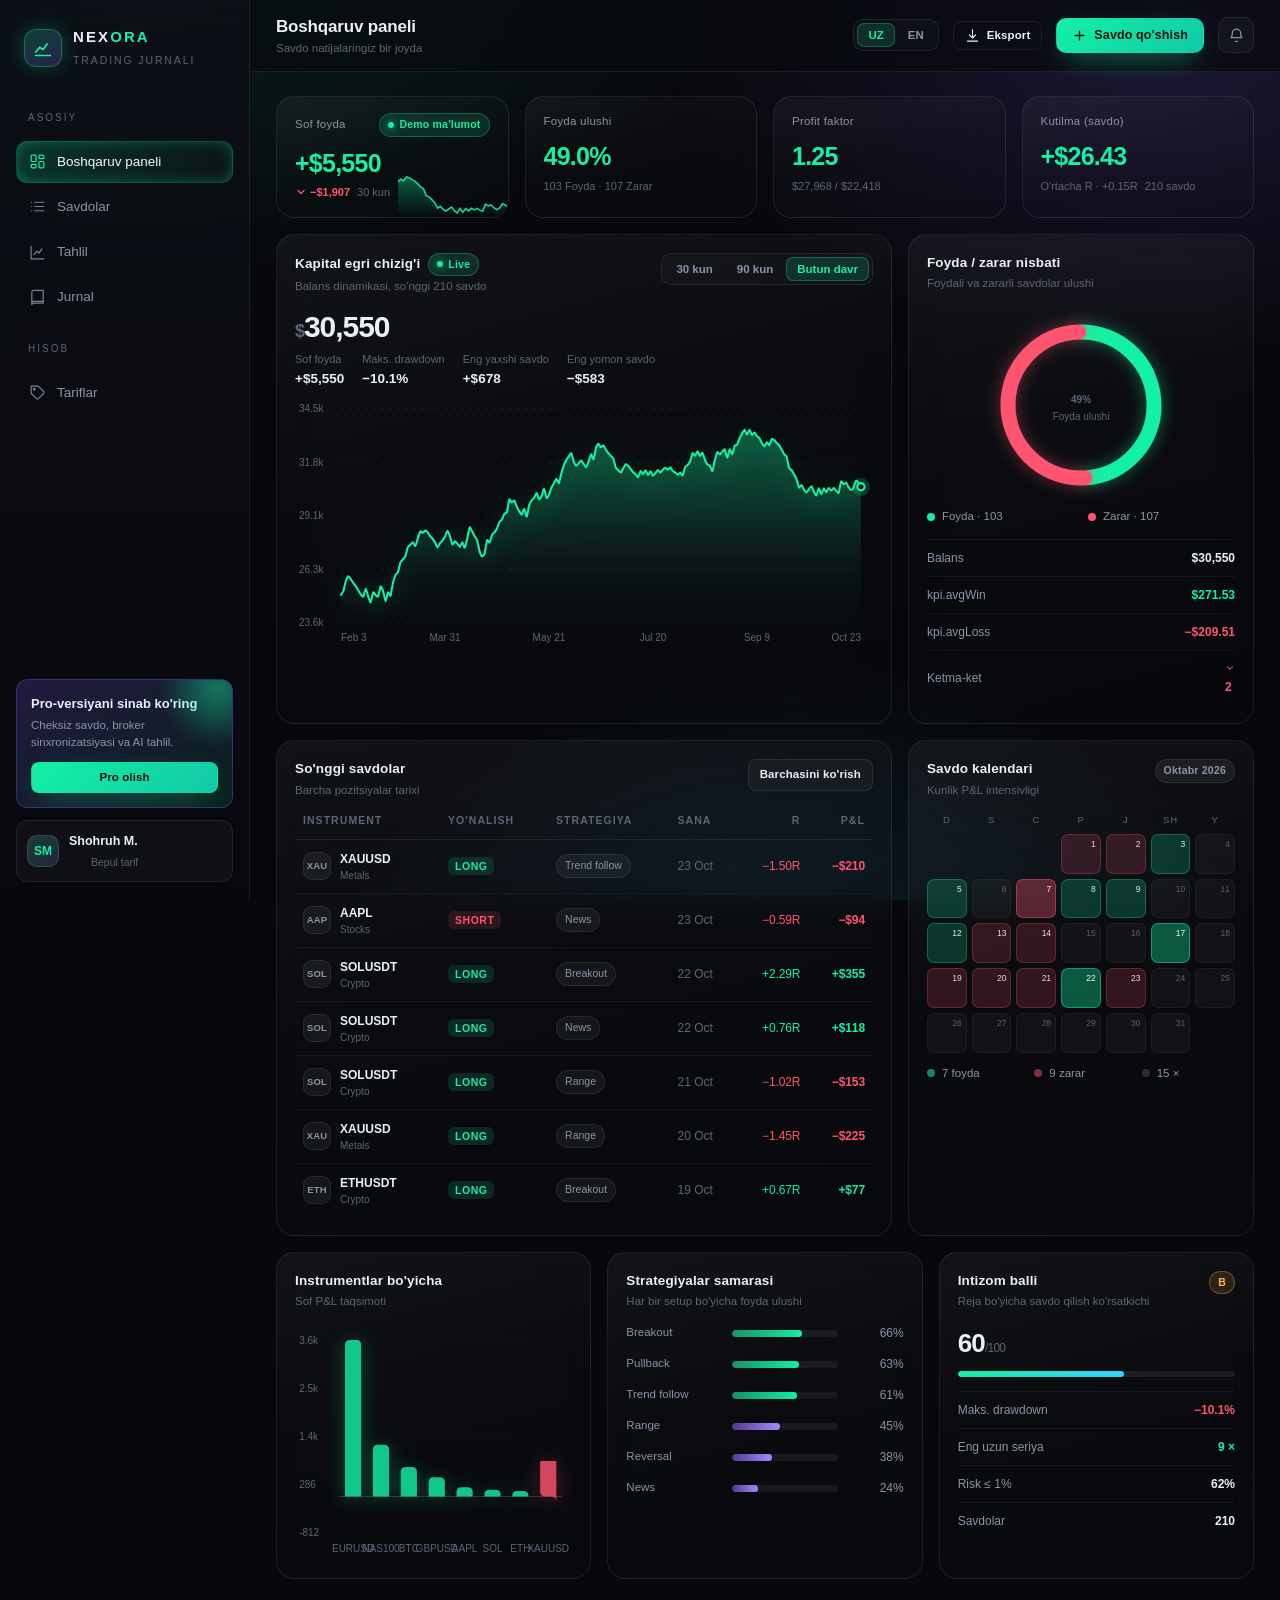
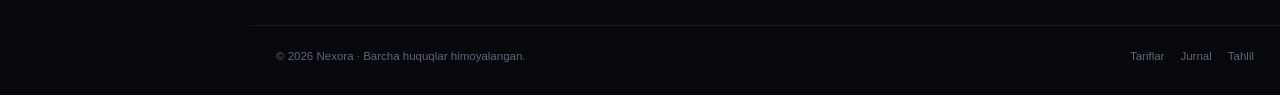
<file: index.html>
<!DOCTYPE html>
<html lang="uz">
<head>
  <meta charset="UTF-8">
  <meta name="viewport" content="width=device-width, initial-scale=1">
  <title>Nexora — Dashboard</title>
  <meta name="description" content="Nexora — professional trading journal va statistika paneli.">
  <link rel="preconnect" href="https://fonts.googleapis.com">
  <meta name="theme-color" content="#07080c">
  <link rel="icon" href="assets/favicon.svg" type="image/svg+xml">
  <link rel="stylesheet" href="assets/css/styles.css">
</head>
<body>
  <div class="app" data-page="dashboard">
    <aside class="sidebar" id="sidebar"></aside>

    <div class="main">
      <header class="topbar" id="topbar"></header>

      <div class="content">
        <section class="grid kpis" id="kpis"></section>

        <section class="two-col mt16">
          <div class="card reveal">
            <div class="card-head">
              <div>
                <div class="card-title-row">
                  <h3 data-i18n="dash.equity"></h3>
                  <span class="badge green"><i class="dot"></i>Live</span>
                </div>
                <p id="equitySub"></p>
              </div>
              <div class="seg" id="rangeSeg">
                <button data-days="30" data-i18n="common.days30"></button>
                <button data-days="90" data-i18n="common.days90"></button>
                <button data-days="0" class="on" data-i18n="common.allTime"></button>
              </div>
            </div>
            <div class="equity-head">
              <div>
                <div class="equity-balance num" id="balanceNow">$0</div>
                <div class="equity-meta mt8" id="equityMeta"></div>
              </div>
            </div>
            <div class="chart-host" id="equityChart" style="height:252px"></div>
          </div>

          <div class="card reveal">
            <div class="card-head">
              <div>
                <h3 data-i18n="dash.winLoss"></h3>
                <p data-i18n="dash.winLossSub"></p>
              </div>
            </div>
            <div class="chart-host" id="winLossChart" style="height:190px"></div>
            <div class="legend-grid" id="winLossLegend"></div>
            <div class="stat-rows" id="winLossStats"></div>
          </div>
        </section>

        <section class="two-col mt16">
          <div class="card reveal">
            <div class="card-head">
              <div>
                <h3 data-i18n="dash.recent"></h3>
                <p data-i18n="page.trades.sub"></p>
              </div>
              <a class="btn btn-sm" href="trades.html" data-i18n="dash.viewAll"></a>
            </div>
            <div class="table-wrap">
              <table class="dt compact">
                <thead>
                  <tr>
                    <th data-i18n="common.symbol"></th>
                    <th data-i18n="common.side"></th>
                    <th data-i18n="common.setup"></th>
                    <th data-i18n="common.date"></th>
                    <th class="right" data-i18n="common.r"></th>
                    <th class="right" data-i18n="common.pnl"></th>
                  </tr>
                </thead>
                <tbody id="recentRows"></tbody>
              </table>
            </div>
          </div>

          <div class="card reveal">
            <div class="card-head">
              <div>
                <h3 data-i18n="dash.calendar"></h3>
                <p id="calSub"></p>
              </div>
              <span class="badge" id="calMonth"></span>
            </div>
            <div class="cal" id="calendar"></div>
            <div class="legend-grid mt16" style="grid-template-columns:repeat(3,1fr)">
              <span><i style="background:rgba(20,240,164,.55)"></i><span id="calPos">0</span></span>
              <span><i style="background:rgba(255,84,112,.5)"></i><span id="calNeg">0</span></span>
              <span><i style="background:rgba(255,255,255,.14)"></i><span id="calFlat">0</span></span>
            </div>
          </div>
        </section>

        <section class="three-col mt16">
          <div class="card reveal">
            <div class="card-head">
              <div>
                <h3 data-i18n="dash.symbols"></h3>
                <p data-i18n="dash.symbolsSub"></p>
              </div>
            </div>
            <div class="chart-host" id="symbolChart" style="height:236px"></div>
          </div>

          <div class="card reveal">
            <div class="card-head">
              <div>
                <h3 data-i18n="dash.setups"></h3>
                <p data-i18n="dash.setupsSub"></p>
              </div>
            </div>
            <div class="breakdown" id="setupList"></div>
          </div>

          <div class="card reveal">
            <div class="card-head">
              <div>
                <h3 data-i18n="dash.discipline"></h3>
                <p data-i18n="dash.disciplineSub"></p>
              </div>
              <span class="badge green" id="discBadge">—</span>
            </div>
            <div class="gauge-wrap">
              <div style="flex:1">
                <div class="gauge-num num" id="discScore">0<small>/100</small></div>
                <div class="gauge-track"><div class="gauge-fill" id="discFill" style="width:0%"></div></div>
              </div>
            </div>
            <div class="stat-rows" id="discRows"></div>
          </div>
        </section>
      </div>

      <footer class="footer">
        <span>© <span class="year"></span> Nexora · <span data-i18n="footer.rights"></span></span>
        <span class="links">
          <a href="pricing.html" data-i18n="nav.pricing"></a>
          <a href="journal.html" data-i18n="nav.journal"></a>
          <a href="analytics.html" data-i18n="nav.analytics"></a>
        </span>
      </footer>
    </div>
  </div>

  <script src="assets/js/i18n.js"></script>
  <script src="assets/js/data.js"></script>
  <script src="assets/js/charts.js"></script>
  <script src="assets/js/shell.js"></script>
  <script src="assets/js/dashboard.js"></script>
</body>
</html>
</file>
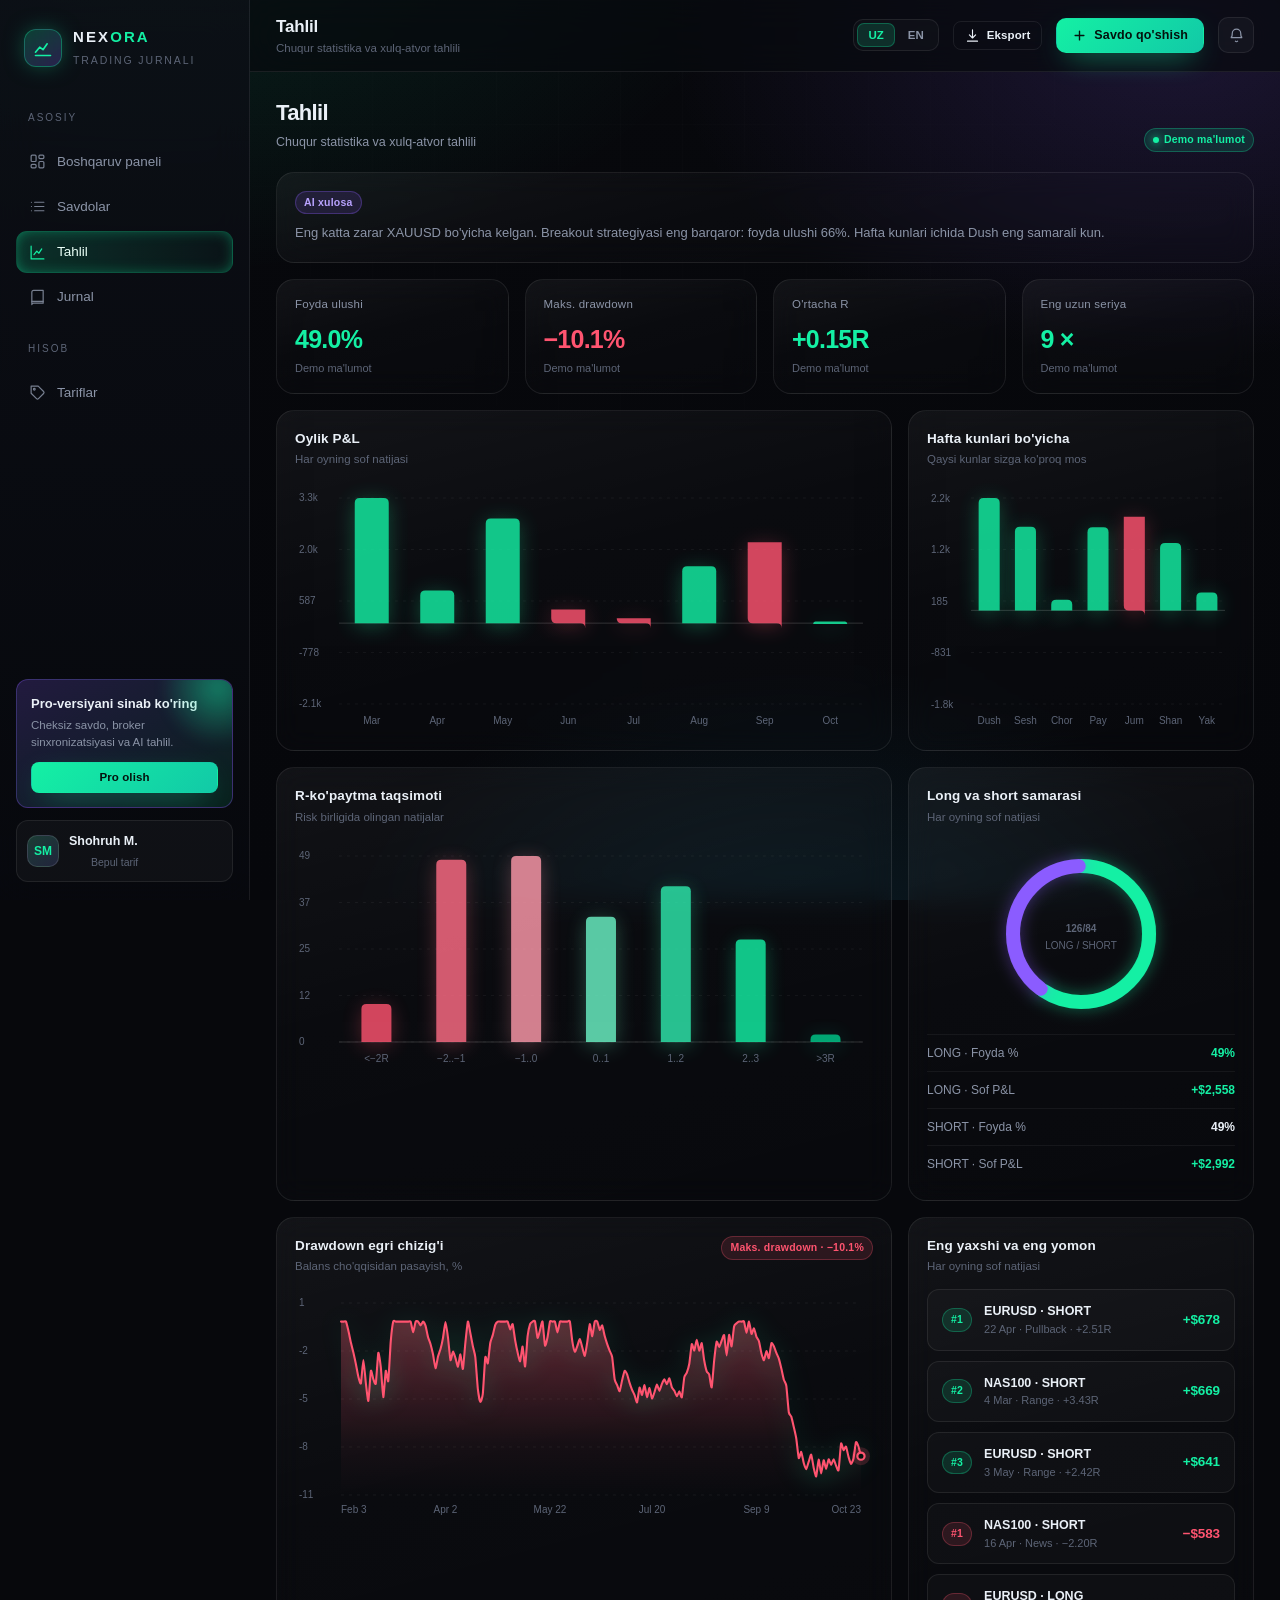
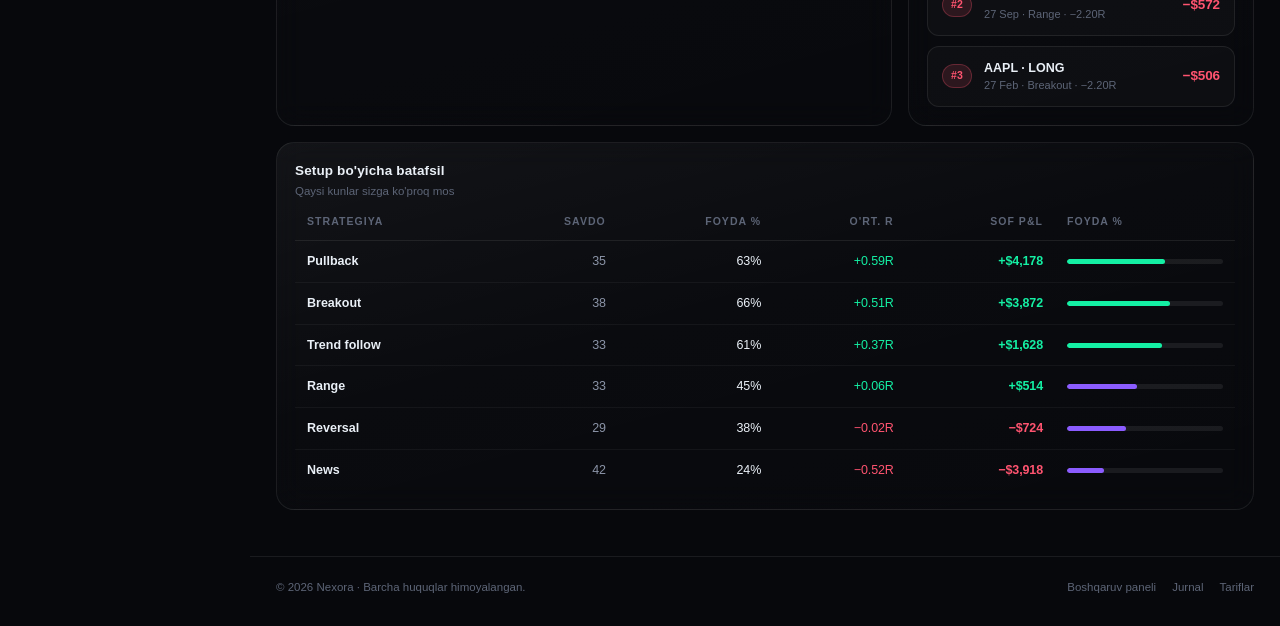
<file: analytics.html>
<!DOCTYPE html>
<html lang="uz">
<head>
  <meta charset="UTF-8">
  <meta name="viewport" content="width=device-width, initial-scale=1">
  <title>Nexora — Analytics</title>
  <meta name="description" content="Chuqur savdo tahlili: R-taqsimot, drawdown, strategiyalar samarasi.">
  <meta name="theme-color" content="#07080c">
  <link rel="icon" href="assets/favicon.svg" type="image/svg+xml">
  <link rel="stylesheet" href="assets/css/styles.css">
</head>
<body>
  <div class="app" data-page="analytics">
    <aside class="sidebar" id="sidebar"></aside>

    <div class="main">
      <header class="topbar" id="topbar"></header>

      <div class="content">
        <div class="page-hero">
          <div>
            <h2 data-i18n="nav.analytics"></h2>
            <p data-i18n="page.analytics.sub"></p>
          </div>
          <span class="badge green"><i class="dot"></i><span data-i18n="common.demo"></span></span>
        </div>

        <section class="card reveal" id="insightCard">
          <div class="card-head" style="margin-bottom:8px">
            <div class="card-title-row">
              <span class="badge violet"><span data-i18n="analytics.insight"></span></span>
            </div>
          </div>
          <p id="insightText" style="margin:0;font-size:13px;color:var(--muted);line-height:1.65"></p>
        </section>

        <section class="grid kpis mt16" id="anaKpis"></section>

        <section class="two-col mt16">
          <div class="card reveal">
            <div class="card-head">
              <div><h3 data-i18n="analytics.byMonth"></h3><p data-i18n="analytics.byMonthSub"></p></div>
            </div>
            <div class="chart-host" id="monthChart" style="height:250px"></div>
          </div>
          <div class="card reveal">
            <div class="card-head">
              <div><h3 data-i18n="analytics.byWeekday"></h3><p data-i18n="analytics.byWeekdaySub"></p></div>
            </div>
            <div class="chart-host" id="weekdayChart" style="height:250px"></div>
          </div>
        </section>

        <section class="two-col mt16">
          <div class="card reveal">
            <div class="card-head">
              <div><h3 data-i18n="analytics.rDist"></h3><p data-i18n="analytics.rDistSub"></p></div>
            </div>
            <div class="chart-host" id="rChart" style="height:230px"></div>
          </div>
          <div class="card reveal">
            <div class="card-head">
              <div><h3 data-i18n="analytics.bySide"></h3><p data-i18n="analytics.byMonthSub"></p></div>
            </div>
            <div class="chart-host" id="sideChart" style="height:180px"></div>
            <div class="stat-rows" id="sideStats"></div>
          </div>
        </section>

        <section class="two-col mt16">
          <div class="card reveal">
            <div class="card-head">
              <div><h3 data-i18n="analytics.dd"></h3><p data-i18n="analytics.ddSub"></p></div>
              <span class="badge red" id="ddBadge"></span>
            </div>
            <div class="chart-host" id="ddChart" style="height:230px"></div>
          </div>
          <div class="card reveal">
            <div class="card-head">
              <div><h3 data-i18n="analytics.bestWorst"></h3><p data-i18n="analytics.byMonthSub"></p></div>
            </div>
            <div class="stack" id="bestWorst" style="gap:10px"></div>
          </div>
        </section>

        <section class="card mt16 reveal">
          <div class="card-head">
            <div><h3 data-i18n="analytics.bySetup"></h3><p data-i18n="analytics.byWeekdaySub"></p></div>
          </div>
          <div class="table-wrap">
            <table class="dt">
              <thead>
                <tr>
                  <th data-i18n="analytics.setupName"></th>
                  <th class="right" data-i18n="analytics.trades"></th>
                  <th class="right" data-i18n="analytics.wr"></th>
                  <th class="right" data-i18n="analytics.avgR"></th>
                  <th class="right" data-i18n="analytics.net"></th>
                  <th style="width:180px" data-i18n="analytics.wr"></th>
                </tr>
              </thead>
              <tbody id="setupRows"></tbody>
            </table>
          </div>
        </section>
      </div>

      <footer class="footer">
        <span>© <span class="year"></span> Nexora · <span data-i18n="footer.rights"></span></span>
        <span class="links">
          <a href="index.html" data-i18n="nav.dashboard"></a>
          <a href="journal.html" data-i18n="nav.journal"></a>
          <a href="pricing.html" data-i18n="nav.pricing"></a>
        </span>
      </footer>
    </div>
  </div>

  <script src="assets/js/i18n.js"></script>
  <script src="assets/js/data.js"></script>
  <script src="assets/js/charts.js"></script>
  <script src="assets/js/shell.js"></script>
  <script src="assets/js/analytics.js"></script>
</body>
</html>
</file>
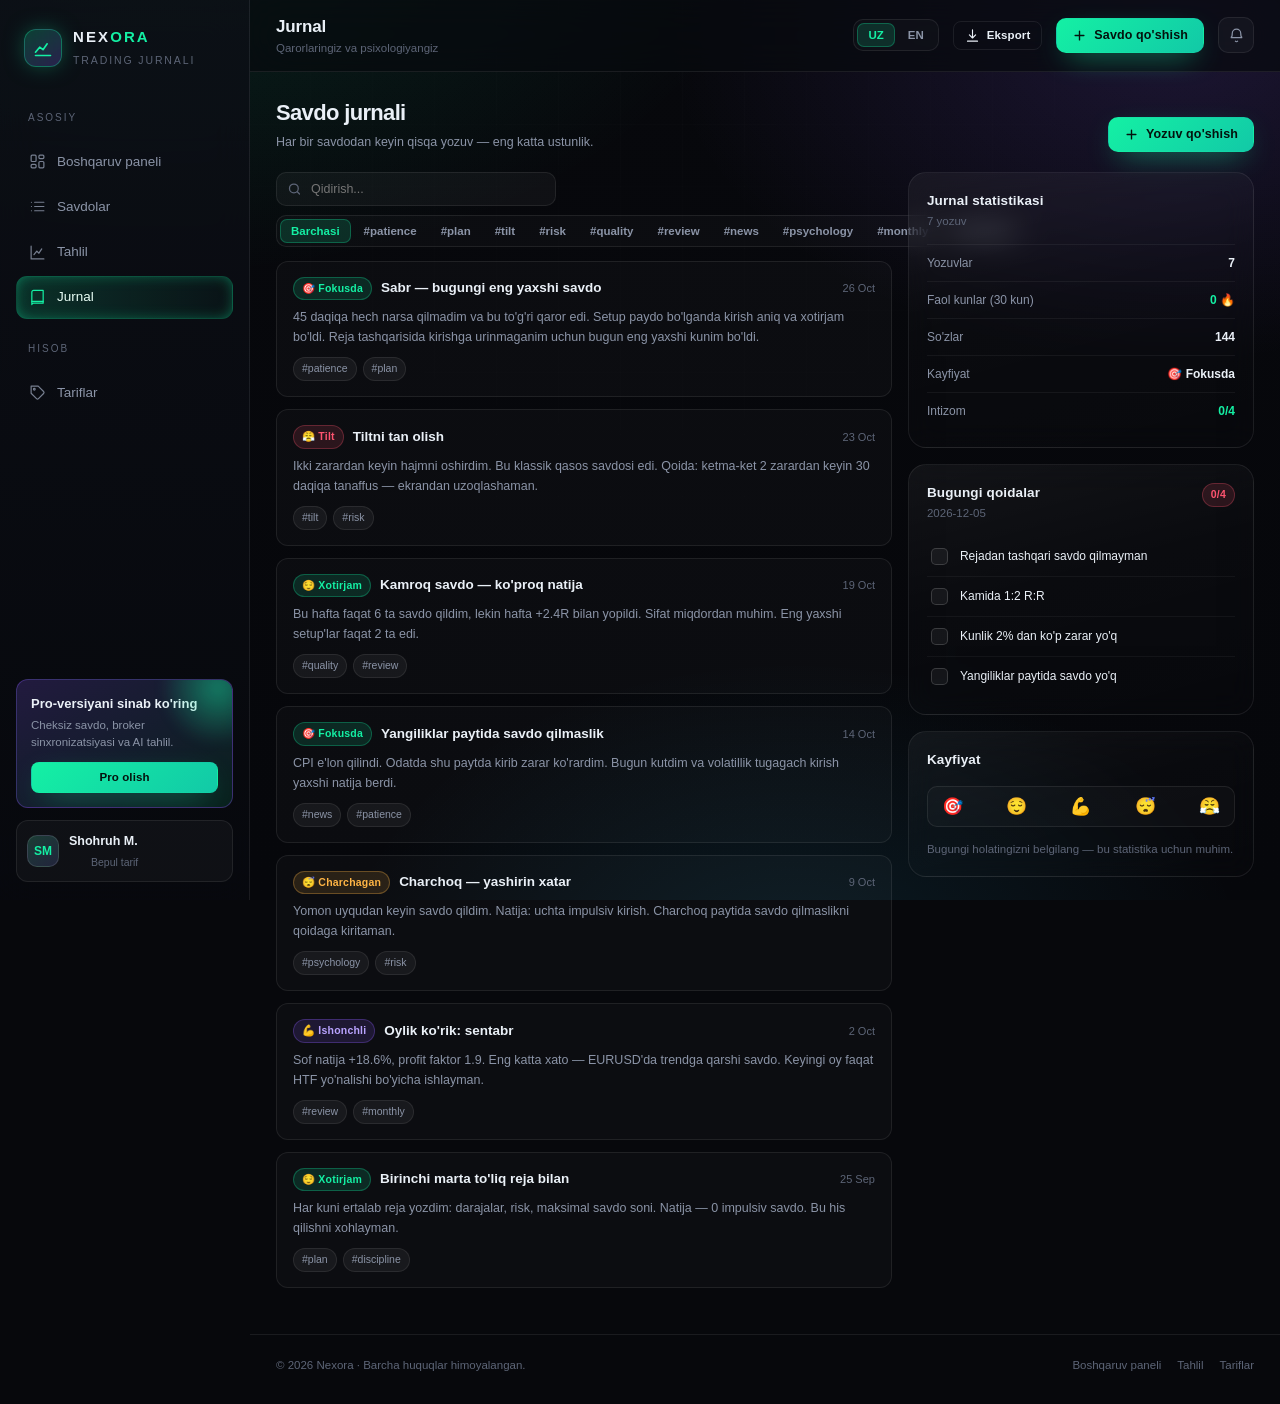
<file: journal.html>
<!DOCTYPE html>
<html lang="uz">
<head>
  <meta charset="UTF-8">
  <meta name="viewport" content="width=device-width, initial-scale=1">
  <title>Nexora — Journal</title>
  <meta name="description" content="Savdo jurnali: qarorlar, psixologiya va intizom.">
  <meta name="theme-color" content="#07080c">
  <link rel="icon" href="assets/favicon.svg" type="image/svg+xml">
  <link rel="stylesheet" href="assets/css/styles.css">
</head>
<body>
  <div class="app" data-page="journal">
    <aside class="sidebar" id="sidebar"></aside>

    <div class="main">
      <header class="topbar" id="topbar"></header>

      <div class="content">
        <div class="page-hero">
          <div>
            <h2 data-i18n="journal.title"></h2>
            <p data-i18n="journal.sub"></p>
          </div>
          <button class="btn btn-primary" id="newEntryBtn"></button>
        </div>

        <div class="two-col">
          <div>
            <div class="toolbar">
              <div class="search">
                <svg viewBox="0 0 24 24" fill="none" stroke="currentColor" stroke-width="2" stroke-linecap="round"><circle cx="11" cy="11" r="7"/><path d="M20 20l-3.5-3.5"/></svg>
                <input id="jq" data-i18n-ph="common.search" autocomplete="off">
              </div>
              <div class="seg" id="tagSeg"></div>
            </div>
            <div class="journal-list" id="entries"></div>
          </div>

          <div class="stack">
            <div class="card reveal">
              <div class="card-head">
                <div><h3 data-i18n="journal.stats"></h3><p id="statSub"></p></div>
              </div>
              <div class="stat-rows" id="jStats" style="margin-top:0"></div>
            </div>

            <div class="card reveal">
              <div class="card-head">
                <div><h3 data-i18n="journal.rules"></h3><p id="rulesSub"></p></div>
                <span class="badge green" id="rulesBadge">0/4</span>
              </div>
              <div id="rules"></div>
            </div>

            <div class="card reveal">
              <div class="card-head"><div><h3 data-i18n="journal.mood"></h3><p id="moodSub"></p></div></div>
              <div class="seg" id="moodSeg" style="width:100%;justify-content:space-between">
                <button data-mood="focused">🎯</button>
                <button data-mood="calm">😌</button>
                <button data-mood="confident">💪</button>
                <button data-mood="tired">😴</button>
                <button data-mood="tilted">😤</button>
              </div>
              <p class="dim mt16" style="font-size:11.5px;margin:14px 0 0" id="moodHint"></p>
            </div>
          </div>
        </div>
      </div>

      <footer class="footer">
        <span>© <span class="year"></span> Nexora · <span data-i18n="footer.rights"></span></span>
        <span class="links">
          <a href="index.html" data-i18n="nav.dashboard"></a>
          <a href="analytics.html" data-i18n="nav.analytics"></a>
          <a href="pricing.html" data-i18n="nav.pricing"></a>
        </span>
      </footer>
    </div>
  </div>

  <script src="assets/js/i18n.js"></script>
  <script src="assets/js/data.js"></script>
  <script src="assets/js/charts.js"></script>
  <script src="assets/js/shell.js"></script>
  <script src="assets/js/journal.js"></script>
</body>
</html>
</file>
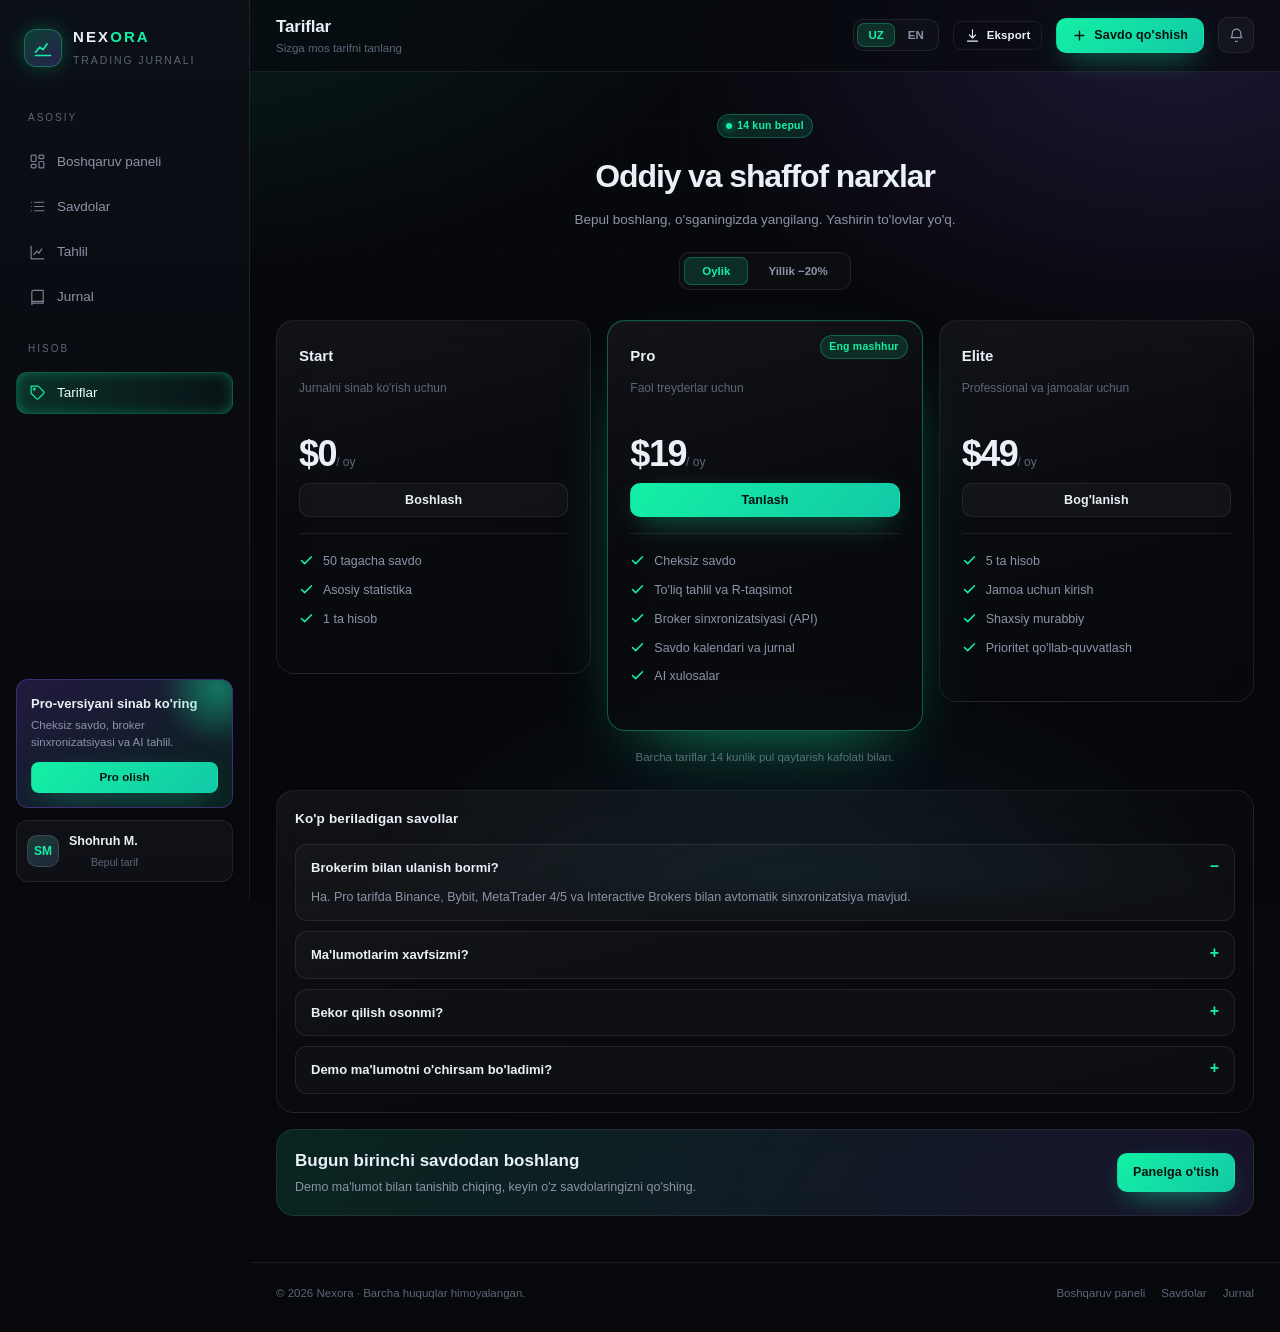
<file: pricing.html>
<!DOCTYPE html>
<html lang="uz">
<head>
  <meta charset="UTF-8">
  <meta name="viewport" content="width=device-width, initial-scale=1">
  <title>Nexora — Pricing</title>
  <meta name="description" content="Nexora tariflari: Start, Pro va Elite.">
  <meta name="theme-color" content="#07080c">
  <link rel="icon" href="assets/favicon.svg" type="image/svg+xml">
  <link rel="stylesheet" href="assets/css/styles.css">
</head>
<body>
  <div class="app" data-page="pricing">
    <aside class="sidebar" id="sidebar"></aside>

    <div class="main">
      <header class="topbar" id="topbar"></header>

      <div class="content">
        <div style="text-align:center;max-width:640px;margin:18px auto 30px">
          <span class="badge green" style="margin-bottom:14px"><i class="dot"></i><span data-i18n="pricing.trial"></span></span>
          <h2 style="margin:0 0 10px;font-size:32px;letter-spacing:-0.035em" data-i18n="pricing.title"></h2>
          <p style="margin:0 0 22px;font-size:13.5px;color:var(--muted)" data-i18n="pricing.sub"></p>
          <div class="seg" id="billingSeg" style="padding:4px">
            <button class="on" data-billing="monthly" data-i18n="pricing.monthly" style="padding:8px 18px"></button>
            <button data-billing="yearly" data-i18n="pricing.yearly" style="padding:8px 18px"></button>
          </div>
        </div>

        <section class="pricing-grid">
          <div class="card plan reveal">
            <h3 data-i18n="pricing.free"></h3>
            <p class="desc" data-i18n="pricing.freeDesc"></p>
            <div class="price num" data-monthly="$0" data-yearly="$0">$0<small data-i18n="pricing.perMonth"></small></div>
            <button class="btn btn-block" data-plan="start" data-i18n="pricing.start"></button>
            <ul>
              <li><svg viewBox="0 0 24 24" fill="none" stroke="currentColor" stroke-width="2.4" stroke-linecap="round" stroke-linejoin="round"><path d="M20 6L9 17l-5-5"/></svg><span data-i18n="pricing.f1"></span></li>
              <li><svg viewBox="0 0 24 24" fill="none" stroke="currentColor" stroke-width="2.4" stroke-linecap="round" stroke-linejoin="round"><path d="M20 6L9 17l-5-5"/></svg><span data-i18n="pricing.f2"></span></li>
              <li><svg viewBox="0 0 24 24" fill="none" stroke="currentColor" stroke-width="2.4" stroke-linecap="round" stroke-linejoin="round"><path d="M20 6L9 17l-5-5"/></svg><span data-i18n="pricing.f3"></span></li>
            </ul>
          </div>

          <div class="card plan featured reveal">
            <span class="badge green tag" data-i18n="pricing.popular"></span>
            <h3 data-i18n="pricing.pro"></h3>
            <p class="desc" data-i18n="pricing.proDesc"></p>
            <div class="price num" data-monthly="$19" data-yearly="$15">$19<small data-i18n="pricing.perMonth"></small></div>
            <button class="btn btn-primary btn-block" data-plan="pro" data-i18n="pricing.choose"></button>
            <ul>
              <li><svg viewBox="0 0 24 24" fill="none" stroke="currentColor" stroke-width="2.4" stroke-linecap="round" stroke-linejoin="round"><path d="M20 6L9 17l-5-5"/></svg><span data-i18n="pricing.f4"></span></li>
              <li><svg viewBox="0 0 24 24" fill="none" stroke="currentColor" stroke-width="2.4" stroke-linecap="round" stroke-linejoin="round"><path d="M20 6L9 17l-5-5"/></svg><span data-i18n="pricing.f5"></span></li>
              <li><svg viewBox="0 0 24 24" fill="none" stroke="currentColor" stroke-width="2.4" stroke-linecap="round" stroke-linejoin="round"><path d="M20 6L9 17l-5-5"/></svg><span data-i18n="pricing.f6"></span></li>
              <li><svg viewBox="0 0 24 24" fill="none" stroke="currentColor" stroke-width="2.4" stroke-linecap="round" stroke-linejoin="round"><path d="M20 6L9 17l-5-5"/></svg><span data-i18n="pricing.f7"></span></li>
              <li><svg viewBox="0 0 24 24" fill="none" stroke="currentColor" stroke-width="2.4" stroke-linecap="round" stroke-linejoin="round"><path d="M20 6L9 17l-5-5"/></svg><span data-i18n="pricing.f8"></span></li>
            </ul>
          </div>

          <div class="card plan reveal">
            <h3 data-i18n="pricing.elite"></h3>
            <p class="desc" data-i18n="pricing.eliteDesc"></p>
            <div class="price num" data-monthly="$49" data-yearly="$39">$49<small data-i18n="pricing.perMonth"></small></div>
            <button class="btn btn-block" data-plan="elite" data-i18n="pricing.contact"></button>
            <ul>
              <li><svg viewBox="0 0 24 24" fill="none" stroke="currentColor" stroke-width="2.4" stroke-linecap="round" stroke-linejoin="round"><path d="M20 6L9 17l-5-5"/></svg><span data-i18n="pricing.f9"></span></li>
              <li><svg viewBox="0 0 24 24" fill="none" stroke="currentColor" stroke-width="2.4" stroke-linecap="round" stroke-linejoin="round"><path d="M20 6L9 17l-5-5"/></svg><span data-i18n="pricing.f10"></span></li>
              <li><svg viewBox="0 0 24 24" fill="none" stroke="currentColor" stroke-width="2.4" stroke-linecap="round" stroke-linejoin="round"><path d="M20 6L9 17l-5-5"/></svg><span data-i18n="pricing.f11"></span></li>
              <li><svg viewBox="0 0 24 24" fill="none" stroke="currentColor" stroke-width="2.4" stroke-linecap="round" stroke-linejoin="round"><path d="M20 6L9 17l-5-5"/></svg><span data-i18n="pricing.f12"></span></li>
            </ul>
          </div>
        </section>

        <p style="text-align:center;font-size:11.5px;color:var(--dim);margin:18px 0 0" data-i18n="pricing.note"></p>

        <section class="card reveal mt24">
          <div class="card-head"><div><h3 data-i18n="pricing.faq"></h3></div></div>
          <div class="faq">
            <details open><summary data-i18n="pricing.q1"></summary><p data-i18n="pricing.a1"></p></details>
            <details><summary data-i18n="pricing.q2"></summary><p data-i18n="pricing.a2"></p></details>
            <details><summary data-i18n="pricing.q3"></summary><p data-i18n="pricing.a3"></p></details>
            <details><summary data-i18n="pricing.q4"></summary><p data-i18n="pricing.a4"></p></details>
          </div>
        </section>

        <section class="card reveal mt16" style="display:flex;align-items:center;justify-content:space-between;gap:18px;flex-wrap:wrap;background:linear-gradient(120deg,rgba(20,240,164,.13),rgba(139,92,255,.13))">
          <div>
            <h3 style="margin:0 0 5px;font-size:17px" id="ctaTitle"></h3>
            <p style="margin:0;font-size:12.5px;color:var(--muted)" id="ctaText"></p>
          </div>
          <a class="btn btn-primary" href="index.html" id="ctaBtn"></a>
        </section>
      </div>

      <footer class="footer">
        <span>© <span class="year"></span> Nexora · <span data-i18n="footer.rights"></span></span>
        <span class="links">
          <a href="index.html" data-i18n="nav.dashboard"></a>
          <a href="trades.html" data-i18n="nav.trades"></a>
          <a href="journal.html" data-i18n="nav.journal"></a>
        </span>
      </footer>
    </div>
  </div>

  <script src="assets/js/i18n.js"></script>
  <script src="assets/js/data.js"></script>
  <script src="assets/js/charts.js"></script>
  <script src="assets/js/shell.js"></script>
  <script src="assets/js/pricing.js"></script>
</body>
</html>
</file>
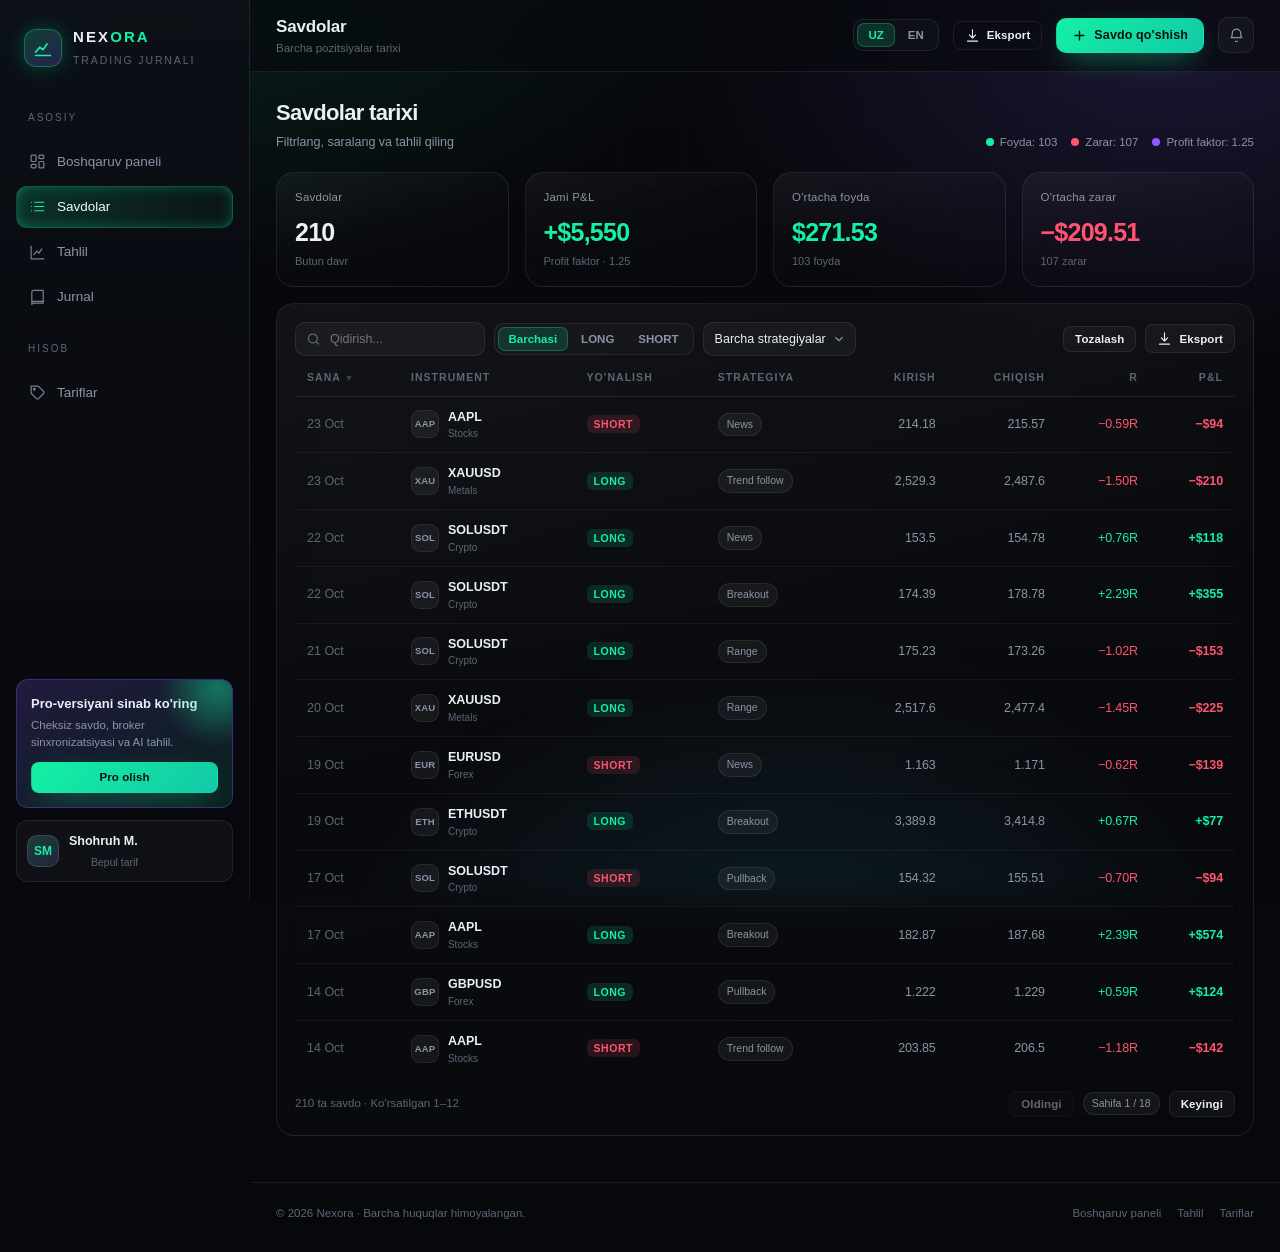
<file: trades.html>
<!DOCTYPE html>
<html lang="uz">
<head>
  <meta charset="UTF-8">
  <meta name="viewport" content="width=device-width, initial-scale=1">
  <title>Nexora — Trades</title>
  <meta name="description" content="Savdolar tarixi: filtr, saralash va eksport.">
  <meta name="theme-color" content="#07080c">
  <link rel="icon" href="assets/favicon.svg" type="image/svg+xml">
  <link rel="stylesheet" href="assets/css/styles.css">
</head>
<body>
  <div class="app" data-page="trades">
    <aside class="sidebar" id="sidebar"></aside>

    <div class="main">
      <header class="topbar" id="topbar"></header>

      <div class="content">
        <div class="page-hero">
          <div>
            <h2 data-i18n="trades.title"></h2>
            <p data-i18n="trades.sub"></p>
          </div>
          <div class="legend" id="heroMeta"></div>
        </div>

        <section class="grid kpis" id="tradeKpis"></section>

        <section class="card mt16 reveal">
          <div class="toolbar">
            <div class="search">
              <svg viewBox="0 0 24 24" fill="none" stroke="currentColor" stroke-width="2" stroke-linecap="round"><circle cx="11" cy="11" r="7"/><path d="M20 20l-3.5-3.5"/></svg>
              <input id="q" data-i18n-ph="common.search" autocomplete="off">
            </div>
            <div class="seg" id="sideSeg">
              <button class="on" data-side="all" data-i18n="common.all"></button>
              <button data-side="long" data-i18n="common.long"></button>
              <button data-side="short" data-i18n="common.short"></button>
            </div>
            <select id="setupSel" style="max-width:190px"></select>
            <div class="topbar-spacer"></div>
            <button class="btn btn-sm" id="resetBtn" data-i18n="common.reset"></button>
            <button class="btn btn-sm" id="csvBtn"></button>
          </div>

          <div class="table-wrap">
            <table class="dt" id="tradeTable">
              <thead>
                <tr>
                  <th class="sortable" data-key="date" data-i18n="common.date"></th>
                  <th class="sortable" data-key="symbol" data-i18n="common.symbol"></th>
                  <th class="sortable" data-key="side" data-i18n="common.side"></th>
                  <th class="sortable" data-key="setup" data-i18n="common.setup"></th>
                  <th class="right sortable" data-key="entry" data-i18n="common.entry"></th>
                  <th class="right sortable" data-key="exit" data-i18n="common.exit"></th>
                  <th class="right sortable" data-key="r" data-i18n="common.r"></th>
                  <th class="right sortable" data-key="pnl" data-i18n="common.pnl"></th>
                </tr>
              </thead>
              <tbody id="tradeRows"></tbody>
            </table>
          </div>

          <div class="toolbar" style="margin:14px 0 0">
            <span class="dim" id="countLbl" style="font-size:11.5px"></span>
            <div class="topbar-spacer"></div>
            <button class="btn btn-sm" id="prevBtn" data-i18n="trades.prev"></button>
            <span class="pill" id="pageLbl"></span>
            <button class="btn btn-sm" id="nextBtn" data-i18n="trades.next"></button>
          </div>
        </section>
      </div>

      <footer class="footer">
        <span>© <span class="year"></span> Nexora · <span data-i18n="footer.rights"></span></span>
        <span class="links">
          <a href="index.html" data-i18n="nav.dashboard"></a>
          <a href="analytics.html" data-i18n="nav.analytics"></a>
          <a href="pricing.html" data-i18n="nav.pricing"></a>
        </span>
      </footer>
    </div>
  </div>

  <script src="assets/js/i18n.js"></script>
  <script src="assets/js/data.js"></script>
  <script src="assets/js/charts.js"></script>
  <script src="assets/js/shell.js"></script>
  <script src="assets/js/trades.js"></script>
</body>
</html>
</file>
<file: assets/css/styles.css>
/* ============================================================
   NEXORA — Trading Journal  |  Dark-neon design system
   ============================================================ */

:root {
  --bg: #07080c;
  --bg-2: #0a0c12;
  --panel: rgba(255, 255, 255, 0.034);
  --panel-hi: rgba(255, 255, 255, 0.055);
  --stroke: rgba(255, 255, 255, 0.08);
  --stroke-hi: rgba(255, 255, 255, 0.16);

  --text: #eaf0f7;
  --muted: #8b94a7;
  --dim: #5d6577;

  --green: #14f0a4;
  --green-soft: rgba(20, 240, 164, 0.13);
  --red: #ff5470;
  --red-soft: rgba(255, 84, 112, 0.13);
  --violet: #8b5cff;
  --cyan: #35d0ff;
  --amber: #ffb545;

  --radius: 18px;
  --radius-sm: 12px;
  --sidebar: 250px;
  --shadow-glow: 0 0 0 1px rgba(20, 240, 164, 0.16), 0 18px 60px -20px rgba(20, 240, 164, 0.45);

  --font: "Inter", "SF Pro Display", -apple-system, BlinkMacSystemFont, "Segoe UI", Roboto, sans-serif;
}

* { box-sizing: border-box; }

html { scroll-behavior: smooth; }

body {
  margin: 0;
  min-height: 100vh;
  background: var(--bg);
  color: var(--text);
  font-family: var(--font);
  font-size: 14px;
  line-height: 1.5;
  -webkit-font-smoothing: antialiased;
  overflow-x: hidden;
}

/* ambient background */
body::before {
  content: "";
  position: fixed;
  inset: 0;
  z-index: -2;
  background:
    radial-gradient(1000px 620px at 12% -12%, rgba(20, 240, 164, 0.13), transparent 62%),
    radial-gradient(880px 560px at 92% 4%, rgba(139, 92, 255, 0.16), transparent 58%),
    radial-gradient(760px 520px at 62% 108%, rgba(53, 208, 255, 0.10), transparent 60%),
    linear-gradient(180deg, #07080c 0%, #06070b 100%);
}
body::after {
  content: "";
  position: fixed;
  inset: 0;
  z-index: -1;
  pointer-events: none;
  opacity: 0.5;
  background-image:
    linear-gradient(rgba(255, 255, 255, 0.028) 1px, transparent 1px),
    linear-gradient(90deg, rgba(255, 255, 255, 0.028) 1px, transparent 1px);
  background-size: 62px 62px;
  mask-image: radial-gradient(circle at 50% 0%, #000 0%, transparent 78%);
  -webkit-mask-image: radial-gradient(circle at 50% 0%, #000 0%, transparent 78%);
}

a { color: inherit; text-decoration: none; }
button { font-family: inherit; }
::selection { background: rgba(20, 240, 164, 0.28); }

/* scrollbars */
* { scrollbar-width: thin; scrollbar-color: rgba(255,255,255,.14) transparent; }
*::-webkit-scrollbar { width: 9px; height: 9px; }
*::-webkit-scrollbar-thumb { background: rgba(255,255,255,.13); border-radius: 99px; border: 2px solid transparent; background-clip: content-box; }
*::-webkit-scrollbar-thumb:hover { background: rgba(255,255,255,.22); background-clip: content-box; }
*::-webkit-scrollbar-track { background: transparent; }

/* ============================ LAYOUT ============================ */
.app { display: flex; min-height: 100vh; }

.sidebar {
  width: var(--sidebar);
  flex: 0 0 var(--sidebar);
  position: sticky;
  top: 0;
  height: 100vh;
  display: flex;
  flex-direction: column;
  gap: 8px;
  padding: 22px 16px 18px;
  border-right: 1px solid var(--stroke);
  background: linear-gradient(180deg, rgba(12, 15, 22, 0.86), rgba(8, 10, 15, 0.72));
  backdrop-filter: blur(18px);
  z-index: 40;
  overflow-y: auto;
  overflow-x: hidden;
}

.brand { display: flex; align-items: center; gap: 11px; padding: 4px 8px 18px; }
.brand-mark {
  width: 38px; height: 38px; border-radius: 12px;
  display: grid; place-items: center;
  background: linear-gradient(145deg, rgba(20,240,164,.22), rgba(139,92,255,.24));
  border: 1px solid rgba(20, 240, 164, 0.32);
  box-shadow: 0 0 24px -6px rgba(20, 240, 164, 0.55);
}
.brand-name { font-weight: 700; letter-spacing: 0.14em; font-size: 15px; }
.brand-name span { color: var(--green); }
.brand-sub { font-size: 10.5px; letter-spacing: 0.18em; text-transform: uppercase; color: var(--dim); }

.nav-label {
  font-size: 10px; letter-spacing: 0.2em; text-transform: uppercase;
  color: var(--dim); padding: 14px 12px 8px;
}
.nav { display: flex; flex-direction: column; gap: 3px; }
.nav a {
  display: flex; align-items: center; gap: 11px;
  padding: 10px 12px; border-radius: 11px;
  color: var(--muted); font-weight: 500; font-size: 13.5px;
  border: 1px solid transparent;
  transition: color .18s, background .18s, border-color .18s, transform .18s;
}
.nav a svg { width: 17px; height: 17px; stroke-width: 1.7; opacity: .85; }
.nav a:hover { color: var(--text); background: rgba(255,255,255,.045); }
.nav a.active {
  color: #eafff7;
  background: linear-gradient(90deg, rgba(20,240,164,.16), rgba(20,240,164,.03));
  border-color: rgba(20, 240, 164, 0.24);
  box-shadow: inset 0 0 18px -8px rgba(20,240,164,.8);
}
.nav a.active svg { color: var(--green); opacity: 1; }

.sidebar-foot { margin-top: auto; display: flex; flex-direction: column; gap: 12px; }
.upgrade-card {
  position: relative; overflow: hidden;
  border-radius: var(--radius-sm);
  padding: 14px;
  background: linear-gradient(150deg, rgba(139,92,255,.20), rgba(20,240,164,.10));
  border: 1px solid rgba(139, 92, 255, 0.32);
}
.upgrade-card::after {
  content: ""; position: absolute; width: 120px; height: 120px; right: -46px; top: -52px;
  background: radial-gradient(circle, rgba(20,240,164,.45), transparent 68%);
  filter: blur(6px);
}
.upgrade-card h4 { margin: 0 0 4px; font-size: 13px; }
.upgrade-card p { margin: 0 0 11px; font-size: 11.5px; color: var(--muted); line-height: 1.45; }
.upgrade-card .btn { width: 100%; }

.user-chip {
  display: flex; align-items: center; gap: 10px;
  padding: 9px 10px; border-radius: 12px;
  border: 1px solid var(--stroke); background: var(--panel);
  cursor: pointer;
}
.avatar {
  width: 32px; height: 32px; border-radius: 10px; flex: 0 0 32px;
  display: grid; place-items: center; font-size: 12px; font-weight: 700;
  background: linear-gradient(145deg, #1b3d35, #22243c);
  border: 1px solid rgba(255,255,255,.12); color: var(--green);
}
.user-chip .who { font-size: 12.5px; font-weight: 600; line-height: 1.2; }
.user-chip .plan { font-size: 10.5px; color: var(--dim); }

/* main column */
.main { flex: 1; min-width: 0; display: flex; flex-direction: column; }

.topbar {
  position: sticky; top: 0; z-index: 30;
  display: flex; align-items: center; gap: 14px;
  padding: 14px 26px;
  border-bottom: 1px solid var(--stroke);
  background: rgba(8, 10, 15, 0.72);
  backdrop-filter: blur(20px);
}
.topbar h1 { margin: 0; font-size: 17px; letter-spacing: -0.01em; }
.topbar .sub { font-size: 11.5px; color: var(--dim); }
.topbar-spacer { flex: 1; }

.icon-btn {
  width: 36px; height: 36px; display: grid; place-items: center;
  border-radius: 10px; border: 1px solid var(--stroke);
  background: var(--panel); color: var(--muted); cursor: pointer;
  transition: .18s;
}
.icon-btn:hover { color: var(--text); border-color: var(--stroke-hi); background: var(--panel-hi); }
.icon-btn svg { width: 17px; height: 17px; }

.burger { display: none; }

.content { padding: 24px 26px 46px; max-width: 1560px; width: 100%; margin: 0 auto; }

/* ============================ ATOMS ============================ */
.btn {
  display: inline-flex; align-items: center; justify-content: center; gap: 7px;
  padding: 9px 15px; border-radius: 10px; cursor: pointer;
  font-size: 12.5px; font-weight: 600; letter-spacing: .01em;
  border: 1px solid var(--stroke); background: var(--panel); color: var(--text);
  transition: transform .16s, background .18s, border-color .18s, box-shadow .18s;
  white-space: nowrap;
}
.btn svg { width: 15px; height: 15px; }
.btn:hover { background: var(--panel-hi); border-color: var(--stroke-hi); transform: translateY(-1px); }
.btn:active { transform: translateY(0); }
.btn-primary {
  background: linear-gradient(135deg, #14f0a4, #12c9a7);
  border-color: transparent; color: #04120d;
  box-shadow: 0 10px 30px -12px rgba(20, 240, 164, 0.85);
}
.btn-primary:hover { background: linear-gradient(135deg, #2bffb8, #14dcb4); border-color: transparent; }
.btn-ghost { background: transparent; }
.btn-sm { padding: 6px 11px; font-size: 11.5px; border-radius: 8px; }
.btn-block { width: 100%; }

.seg {
  display: inline-flex; padding: 3px; gap: 2px;
  border-radius: 10px; border: 1px solid var(--stroke); background: rgba(255,255,255,.025);
}
.seg button {
  border: 0; background: transparent; color: var(--muted);
  padding: 6px 11px; border-radius: 7px; cursor: pointer;
  font-size: 11.5px; font-weight: 600; transition: .16s;
}
.seg button:hover { color: var(--text); }
.seg button.on { background: rgba(20,240,164,.14); color: var(--green); box-shadow: inset 0 0 0 1px rgba(20,240,164,.28); }

.card {
  position: relative;
  border-radius: var(--radius);
  border: 1px solid var(--stroke);
  background: linear-gradient(165deg, rgba(255,255,255,.05), rgba(255,255,255,.014) 46%, rgba(255,255,255,.008));
  backdrop-filter: blur(14px);
  padding: 18px;
  overflow: hidden;
}
.card-head { display: flex; align-items: flex-start; justify-content: space-between; gap: 12px; margin-bottom: 14px; }
.card-head h3 { margin: 0; font-size: 13.5px; font-weight: 600; letter-spacing: .01em; }
.card-head p { margin: 2px 0 0; font-size: 11.5px; color: var(--dim); }
.card-title-row { display: flex; align-items: center; gap: 8px; }

.badge {
  display: inline-flex; align-items: center; gap: 5px;
  padding: 3px 8px; border-radius: 99px;
  font-size: 10.5px; font-weight: 600; letter-spacing: .02em;
  background: rgba(255,255,255,.06); border: 1px solid var(--stroke); color: var(--muted);
}
.badge.green { color: var(--green); background: var(--green-soft); border-color: rgba(20,240,164,.28); }
.badge.red { color: var(--red); background: var(--red-soft); border-color: rgba(255,84,112,.28); }
.badge.violet { color: #b9a3ff; background: rgba(139,92,255,.14); border-color: rgba(139,92,255,.3); }
.badge.amber { color: var(--amber); background: rgba(255,181,69,.12); border-color: rgba(255,181,69,.3); }
.dot { width: 6px; height: 6px; border-radius: 99px; background: currentColor; box-shadow: 0 0 8px currentColor; }

.pos { color: var(--green); }
.neg { color: var(--red); }
.muted { color: var(--muted); }
.dim { color: var(--dim); }
.num { font-variant-numeric: tabular-nums; letter-spacing: -0.01em; }
.mono { font-family: "JetBrains Mono", "SFMono-Regular", ui-monospace, Menlo, monospace; }

/* ============================ GRID / KPI ============================ */
.grid { display: grid; gap: 16px; }
.kpis { grid-template-columns: repeat(4, minmax(0, 1fr)); }
.kpi { padding: 16px 18px; }
.kpi .label { display: flex; align-items: center; justify-content: space-between; font-size: 11.5px; color: var(--muted); letter-spacing: .02em; }
.kpi .value { font-size: 25px; font-weight: 700; margin: 8px 0 2px; letter-spacing: -0.03em; }
.kpi .foot { display: flex; align-items: center; gap: 7px; font-size: 11px; color: var(--dim); }
.kpi .spark { position: absolute; right: 0; bottom: 0; width: 110px; height: 46px; opacity: .9; pointer-events: none; }
.trend { display: inline-flex; align-items: center; gap: 3px; font-weight: 600; }
.trend svg { width: 12px; height: 12px; }

/* ============================ TABLES ============================ */
.table-wrap { overflow-x: auto; }
table.dt { width: 100%; border-collapse: separate; border-spacing: 0; min-width: 700px; }
table.dt th {
  text-align: left; font-size: 10.5px; font-weight: 600; letter-spacing: .1em; text-transform: uppercase;
  color: var(--dim); padding: 0 12px 10px; white-space: nowrap;
  border-bottom: 1px solid var(--stroke);
}
table.dt th.sortable { cursor: pointer; user-select: none; }
table.dt th.sortable:hover { color: var(--muted); }
table.dt th .arrow { opacity: .55; font-size: 9px; }
table.dt td { padding: 11px 12px; border-bottom: 1px solid rgba(255,255,255,.045); font-size: 12.5px; white-space: nowrap; }
table.dt tbody tr { transition: background .15s; }
table.dt tbody tr:hover { background: rgba(255,255,255,.032); }
table.dt tbody tr:last-child td { border-bottom: 0; }
table.dt .right { text-align: right; }
.sym { display: flex; align-items: center; gap: 9px; }
.sym-badge {
  width: 28px; height: 28px; border-radius: 9px; display: grid; place-items: center;
  font-size: 9.5px; font-weight: 700; letter-spacing: .02em;
  background: rgba(255,255,255,.055); border: 1px solid var(--stroke); color: var(--muted);
}
.sym-name { font-weight: 600; }
.sym-meta { font-size: 10px; color: var(--dim); }
.side { font-size: 10.5px; font-weight: 700; letter-spacing: .05em; padding: 3px 7px; border-radius: 6px; }
.side.long { color: var(--green); background: var(--green-soft); }
.side.short { color: var(--red); background: var(--red-soft); }

.pill {
  display: inline-block; padding: 3px 8px; border-radius: 99px; font-size: 10.5px;
  background: rgba(255,255,255,.05); border: 1px solid var(--stroke); color: var(--muted);
}

.empty { padding: 34px 12px; text-align: center; color: var(--dim); font-size: 12.5px; }

/* toolbar under card head */
.toolbar { display: flex; flex-wrap: wrap; align-items: center; gap: 9px; margin-bottom: 14px; }
.search {
  position: relative; flex: 1; min-width: 170px; max-width: 280px;
}
.search input, .field input, .field select, .field textarea {
  width: 100%; padding: 9px 12px 9px 34px;
  background: rgba(255,255,255,.04); border: 1px solid var(--stroke);
  border-radius: 10px; color: var(--text); font-size: 12.5px; font-family: inherit;
  outline: none; transition: .16s;
}
.field input, .field select, .field textarea { padding-left: 12px; }
.search svg { position: absolute; left: 11px; top: 50%; transform: translateY(-50%); width: 15px; height: 15px; color: var(--dim); }
.search input:focus, .field input:focus, .field select:focus, .field textarea:focus {
  border-color: rgba(20,240,164,.45); box-shadow: 0 0 0 3px rgba(20,240,164,.10); background: rgba(255,255,255,.06);
}
select {
  padding: 9px 28px 9px 11px; background-color: rgba(255,255,255,.04);
  border: 1px solid var(--stroke); border-radius: 10px; color: var(--text);
  font-size: 12.5px; font-family: inherit; outline: none; transition: .16s; cursor: pointer;
}
select:focus { border-color: rgba(20,240,164,.45); box-shadow: 0 0 0 3px rgba(20,240,164,.10); }
select { appearance: none; background-image: url("data:image/svg+xml,%3Csvg xmlns='http://www.w3.org/2000/svg' viewBox='0 0 24 24' fill='none' stroke='%238b94a7' stroke-width='2'%3E%3Cpath d='M6 9l6 6 6-6'/%3E%3C/svg%3E"); background-repeat: no-repeat; background-position: right 9px center; background-size: 14px; padding-right: 28px !important; }
.field select option { background: #0e1219; color: var(--text); }
.field { display: flex; flex-direction: column; gap: 6px; }
.field label { font-size: 11px; color: var(--muted); font-weight: 500; }
.field input, .field select, .field textarea { padding: 9px 11px; font-size: 12.5px; }
.field textarea { resize: vertical; min-height: 78px; }

/* ============================ CHART BITS ============================ */
.chart { width: 100%; display: block; overflow: visible; }
.chart text { fill: var(--dim); font-size: 10px; font-family: var(--font); }
.legend { display: flex; flex-wrap: wrap; gap: 14px; font-size: 11.5px; color: var(--muted); }
.legend i { width: 8px; height: 8px; border-radius: 99px; display: inline-block; margin-right: 6px; }

.tooltip {
  position: fixed; z-index: 90; pointer-events: none;
  padding: 8px 10px; border-radius: 9px; font-size: 11.5px; line-height: 1.45;
  background: rgba(12, 16, 23, 0.96); border: 1px solid rgba(20,240,164,.32);
  box-shadow: 0 16px 40px -14px rgba(0,0,0,.9);
  transform: translate(-50%, -120%); opacity: 0; transition: opacity .12s;
  white-space: nowrap;
}
.tooltip.show { opacity: 1; }
.tooltip b { color: var(--green); font-variant-numeric: tabular-nums; }

/* distribution list */
.breakdown { display: flex; flex-direction: column; gap: 13px; }
.bd-row { display: grid; grid-template-columns: 96px 1fr 56px; align-items: center; gap: 10px; font-size: 12px; }
.bd-track { height: 7px; border-radius: 99px; background: rgba(255,255,255,.06); overflow: hidden; }
.bd-fill { height: 100%; border-radius: 99px; background: linear-gradient(90deg, rgba(20,240,164,.55), var(--green)); box-shadow: 0 0 14px -3px rgba(20,240,164,.9); }
.bd-fill.violet { background: linear-gradient(90deg, rgba(139,92,255,.5), #a888ff); box-shadow: 0 0 14px -3px rgba(139,92,255,.9); }
.bd-val { text-align: right; color: var(--muted); font-variant-numeric: tabular-nums; }

/* ============================ CALENDAR ============================ */
.cal { display: grid; grid-template-columns: repeat(7, 1fr); gap: 5px; }
.cal .dow { font-size: 9.5px; letter-spacing: .08em; text-transform: uppercase; color: var(--dim); text-align: center; padding-bottom: 2px; }
.cal-cell {
  aspect-ratio: 1 / 1; border-radius: 7px; position: relative;
  background: rgba(255,255,255,.035); border: 1px solid rgba(255,255,255,.045);
  display: flex; align-items: flex-start; justify-content: flex-end; padding: 3px 4px;
  font-size: 8.5px; color: rgba(255,255,255,.32); transition: transform .14s, box-shadow .14s;
}
.cal-cell:hover { transform: scale(1.1); z-index: 2; box-shadow: 0 8px 20px -8px #000; }
.cal-cell.p { background: rgba(20,240,164,.18); border-color: rgba(20,240,164,.28); color: #c6ffea; }
.cal-cell.p2 { background: rgba(20,240,164,.34); border-color: rgba(20,240,164,.45); color: #eafff8; }
.cal-cell.p3 { background: rgba(20,240,164,.55); border-color: rgba(20,240,164,.7); color: #04150f; }
.cal-cell.n { background: rgba(255,84,112,.16); border-color: rgba(255,84,112,.26); color: #ffd4dc; }
.cal-cell.n2 { background: rgba(255,84,112,.32); border-color: rgba(255,84,112,.44); color: #ffe9ee; }
.cal-cell.n3 { background: rgba(255,84,112,.52); border-color: rgba(255,84,112,.66); color: #21050a; }
.cal-cell.off { opacity: .35; }

/* ============================ JOURNAL ============================ */
.journal-list { display: flex; flex-direction: column; gap: 12px; }
.entry {
  border: 1px solid var(--stroke); border-radius: var(--radius-sm);
  background: rgba(255,255,255,.022); padding: 15px 16px;
  transition: border-color .18s, background .18s, transform .18s;
}
.entry:hover { border-color: var(--stroke-hi); background: rgba(255,255,255,.04); transform: translateY(-1px); }
.entry-top { display: flex; align-items: center; gap: 9px; margin-bottom: 7px; flex-wrap: wrap; }
.entry-top h4 { margin: 0; font-size: 13.5px; font-weight: 600; }
.entry-top .date { margin-left: auto; font-size: 11px; color: var(--dim); }
.entry p { margin: 0 0 10px; font-size: 12.5px; color: var(--muted); line-height: 1.6; }
.entry .tags { display: flex; gap: 6px; flex-wrap: wrap; }

/* ============================ PRICING ============================ */
.pricing-grid { display: grid; grid-template-columns: repeat(3, minmax(0, 1fr)); gap: 16px; align-items: start; }
.plan { padding: 24px 22px; }
.plan.featured { border-color: rgba(20,240,164,.36); box-shadow: 0 30px 80px -40px rgba(20,240,164,.7), inset 0 1px 0 rgba(255,255,255,.06); }
.plan .tag { position: absolute; top: 14px; right: 14px; }
.plan h3 { margin: 0 0 5px; font-size: 15px; }
.plan .desc { font-size: 12px; color: var(--dim); min-height: 34px; }
.plan .price { font-size: 36px; font-weight: 700; letter-spacing: -0.04em; margin: 14px 0 2px; }
.plan .price small { font-size: 12px; font-weight: 500; color: var(--dim); letter-spacing: 0; }
.plan ul { list-style: none; padding: 18px 0 0; margin: 0 0 20px; display: flex; flex-direction: column; gap: 10px; border-top: 1px solid var(--stroke); margin-top: 16px; }
.plan li { display: flex; gap: 9px; font-size: 12.5px; color: var(--muted); }
.plan li svg { width: 15px; height: 15px; flex: 0 0 15px; color: var(--green); margin-top: 1px; }

.faq { display: flex; flex-direction: column; gap: 10px; }
.faq details {
  border: 1px solid var(--stroke); border-radius: 12px; background: rgba(255,255,255,.022);
  padding: 13px 15px;
}
.faq summary { cursor: pointer; font-size: 13px; font-weight: 550; list-style: none; display: flex; justify-content: space-between; gap: 12px; }
.faq summary::-webkit-details-marker { display: none; }
.faq summary::after { content: "+"; color: var(--green); font-size: 16px; line-height: 1; }
.faq details[open] summary::after { content: "–"; }
.faq p { margin: 10px 0 0; font-size: 12.5px; color: var(--muted); line-height: 1.6; }

/* ============================ MODAL / TOAST ============================ */
.overlay {
  position: fixed; inset: 0; z-index: 100;
  background: rgba(4, 6, 10, 0.72); backdrop-filter: blur(6px);
  display: grid; place-items: center; padding: 20px;
  opacity: 0; pointer-events: none; transition: opacity .18s;
}
.overlay.show { opacity: 1; pointer-events: auto; }
.modal {
  width: min(560px, 100%); border-radius: 20px; padding: 22px;
  background: linear-gradient(170deg, #111620, #0b0e14);
  border: 1px solid var(--stroke-hi);
  box-shadow: 0 40px 120px -40px #000;
  transform: translateY(12px) scale(.985); transition: transform .2s;
  max-height: 90vh; overflow-y: auto;
}
.overlay.show .modal { transform: none; }
.modal h3 { margin: 0 0 3px; font-size: 16px; }
.modal .modal-sub { margin: 0 0 18px; font-size: 12px; color: var(--dim); }
.form-grid { display: grid; grid-template-columns: 1fr 1fr; gap: 12px; }
.form-grid .full { grid-column: 1 / -1; }
.modal-foot { display: flex; justify-content: flex-end; gap: 9px; margin-top: 18px; }

.toast-stack { position: fixed; right: 20px; bottom: 20px; z-index: 120; display: flex; flex-direction: column; gap: 9px; }
.toast {
  padding: 11px 15px; border-radius: 11px; font-size: 12.5px;
  background: rgba(14, 20, 27, .97); border: 1px solid rgba(20,240,164,.34);
  box-shadow: 0 18px 46px -18px #000; display: flex; align-items: center; gap: 9px;
  animation: toastIn .22s ease-out;
}
.toast.error { border-color: rgba(255,84,112,.4); }
@keyframes toastIn { from { opacity: 0; transform: translateY(8px); } }

/* ============================ REVEAL ============================ */
.reveal { opacity: 0; transform: translateY(10px); }
.reveal.in { opacity: 1; transform: none; transition: opacity .5s ease, transform .5s cubic-bezier(.2,.7,.2,1); }

/* ============================ RESPONSIVE ============================ */
@media (max-width: 1180px) {
  .kpis { grid-template-columns: repeat(2, minmax(0, 1fr)); }
  .pricing-grid { grid-template-columns: 1fr; max-width: 560px; }
}
@media (max-width: 980px) {
  :root { --sidebar: 0px; }
  .sidebar {
    position: fixed; left: 0; top: 0; width: 258px; height: 100vh;
    transform: translateX(-104%); transition: transform .26s cubic-bezier(.2,.7,.2,1);
    box-shadow: 40px 0 90px -30px #000;
  }
  body.nav-open .sidebar { transform: none; }
  .burger { display: grid; }
  .content { padding: 18px 16px 40px; }
  .topbar { padding: 12px 16px; }
  .topbar .sub { display: none; }
}
@media (max-width: 700px) {
  .kpis { grid-template-columns: 1fr; }
  .kpi .value { font-size: 22px; }
  .form-grid { grid-template-columns: 1fr; }
  .topbar h1 { font-size: 15px; }
  .hide-sm { display: none !important; }
}

/* ============================ PAGE LAYOUT HELPERS ============================ */
.two-col { display: grid; grid-template-columns: minmax(0, 1.78fr) minmax(0, 1fr); gap: 16px; }
.three-col { display: grid; grid-template-columns: repeat(3, minmax(0, 1fr)); gap: 16px; }
.stack { display: flex; flex-direction: column; gap: 16px; }
.mt16 { margin-top: 16px; }
.mt24 { margin-top: 24px; }
.chart-host { position: relative; width: 100%; }

.equity-head { display: flex; align-items: flex-end; justify-content: space-between; gap: 16px; flex-wrap: wrap; margin-bottom: 6px; }
.equity-balance { font-size: 30px; font-weight: 700; letter-spacing: -0.035em; line-height: 1.1; }
.equity-balance .cur { color: var(--dim); font-size: 18px; font-weight: 600; }
.equity-meta { display: flex; gap: 18px; flex-wrap: wrap; }
.equity-meta div { font-size: 11px; color: var(--dim); }
.equity-meta b { display: block; font-size: 13.5px; color: var(--text); font-weight: 650; margin-top: 2px; font-variant-numeric: tabular-nums; }

.stat-rows { display: flex; flex-direction: column; gap: 0; margin-top: 14px; }
.stat-row { display: flex; align-items: center; justify-content: space-between; padding: 9px 0; border-top: 1px solid rgba(255,255,255,.05); font-size: 12px; }
.stat-row span { color: var(--muted); }
.stat-row b { font-variant-numeric: tabular-nums; font-weight: 600; }

.legend-grid { display: grid; grid-template-columns: repeat(2, 1fr); gap: 8px 14px; margin-top: 12px; font-size: 11.5px; color: var(--muted); }
.legend-grid span { display: flex; align-items: center; gap: 7px; font-variant-numeric: tabular-nums; }
.legend-grid i { width: 8px; height: 8px; border-radius: 99px; flex: 0 0 8px; }

.gauge-wrap { display: flex; align-items: center; gap: 18px; }
.gauge-num { font-size: 26px; font-weight: 700; letter-spacing: -0.03em; }
.gauge-num small { font-size: 12px; color: var(--dim); font-weight: 500; }
.gauge-track { height: 6px; border-radius: 99px; background: rgba(255,255,255,.07); overflow: hidden; margin-top: 8px; }
.gauge-fill { height: 100%; border-radius: 99px; background: linear-gradient(90deg, #14f0a4, #35d0ff); box-shadow: 0 0 16px -2px rgba(20,240,164,.8); }

.check-row { display: flex; align-items: center; justify-content: space-between; gap: 12px; padding: 8px 0; border-bottom: 1px solid rgba(255,255,255,.045); font-size: 12px; }
.check-row:last-child { border-bottom: 0; }
.mini-bar { width: 78px; height: 5px; border-radius: 99px; background: rgba(255,255,255,.07); overflow: hidden; flex: 0 0 78px; }
.mini-bar i { display: block; height: 100%; border-radius: 99px; background: var(--green); }

.page-hero { display: flex; align-items: flex-end; justify-content: space-between; gap: 18px; flex-wrap: wrap; margin-bottom: 20px; }
.page-hero h2 { margin: 0 0 4px; font-size: 22px; letter-spacing: -0.03em; }
.page-hero p { margin: 0; font-size: 12.5px; color: var(--muted); max-width: 58ch; }

.footer {
  padding: 22px 26px 30px; border-top: 1px solid var(--stroke);
  display: flex; align-items: center; justify-content: space-between; gap: 16px; flex-wrap: wrap;
  font-size: 11.5px; color: var(--dim);
}
.footer .links { display: flex; gap: 16px; }
.footer .links a:hover { color: var(--text); }

@media (max-width: 1180px) {
  .two-col, .three-col { grid-template-columns: 1fr; }
}

.mt8 { margin-top: 8px; }

/* compact table variant */
table.dt.compact { min-width: 480px; }
table.dt.compact th { padding: 0 8px 10px; }
table.dt.compact td { padding: 10px 8px; font-size: 12px; }

/* journal rule checkbox */
.rule-cb {
  appearance: none; -webkit-appearance: none;
  width: 17px; height: 17px; border-radius: 5px; flex: 0 0 17px;
  border: 1px solid var(--stroke-hi); background: rgba(255,255,255,.05);
  cursor: pointer; position: relative; transition: background .16s, border-color .16s;
}
.rule-cb:hover { border-color: rgba(20,240,164,.5); }
.rule-cb:checked { background: var(--green); border-color: var(--green); }
.rule-cb:checked::after {
  content: ""; position: absolute; inset: 0;
  background: url("data:image/svg+xml,%3Csvg xmlns='http://www.w3.org/2000/svg' viewBox='0 0 24 24' fill='none' stroke='%23041a12' stroke-width='3.4' stroke-linecap='round' stroke-linejoin='round'%3E%3Cpath d='M20 6L9 17l-5-5'/%3E%3C/svg%3E") center / 11px no-repeat;
}

/* focus visibility */
:focus-visible { outline: 2px solid rgba(20,240,164,.6); outline-offset: 2px; }

/* topbar wrap on narrow */
@media (max-width: 860px) {
  .topbar { flex-wrap: wrap; row-gap: 8px; }
}
</file>
